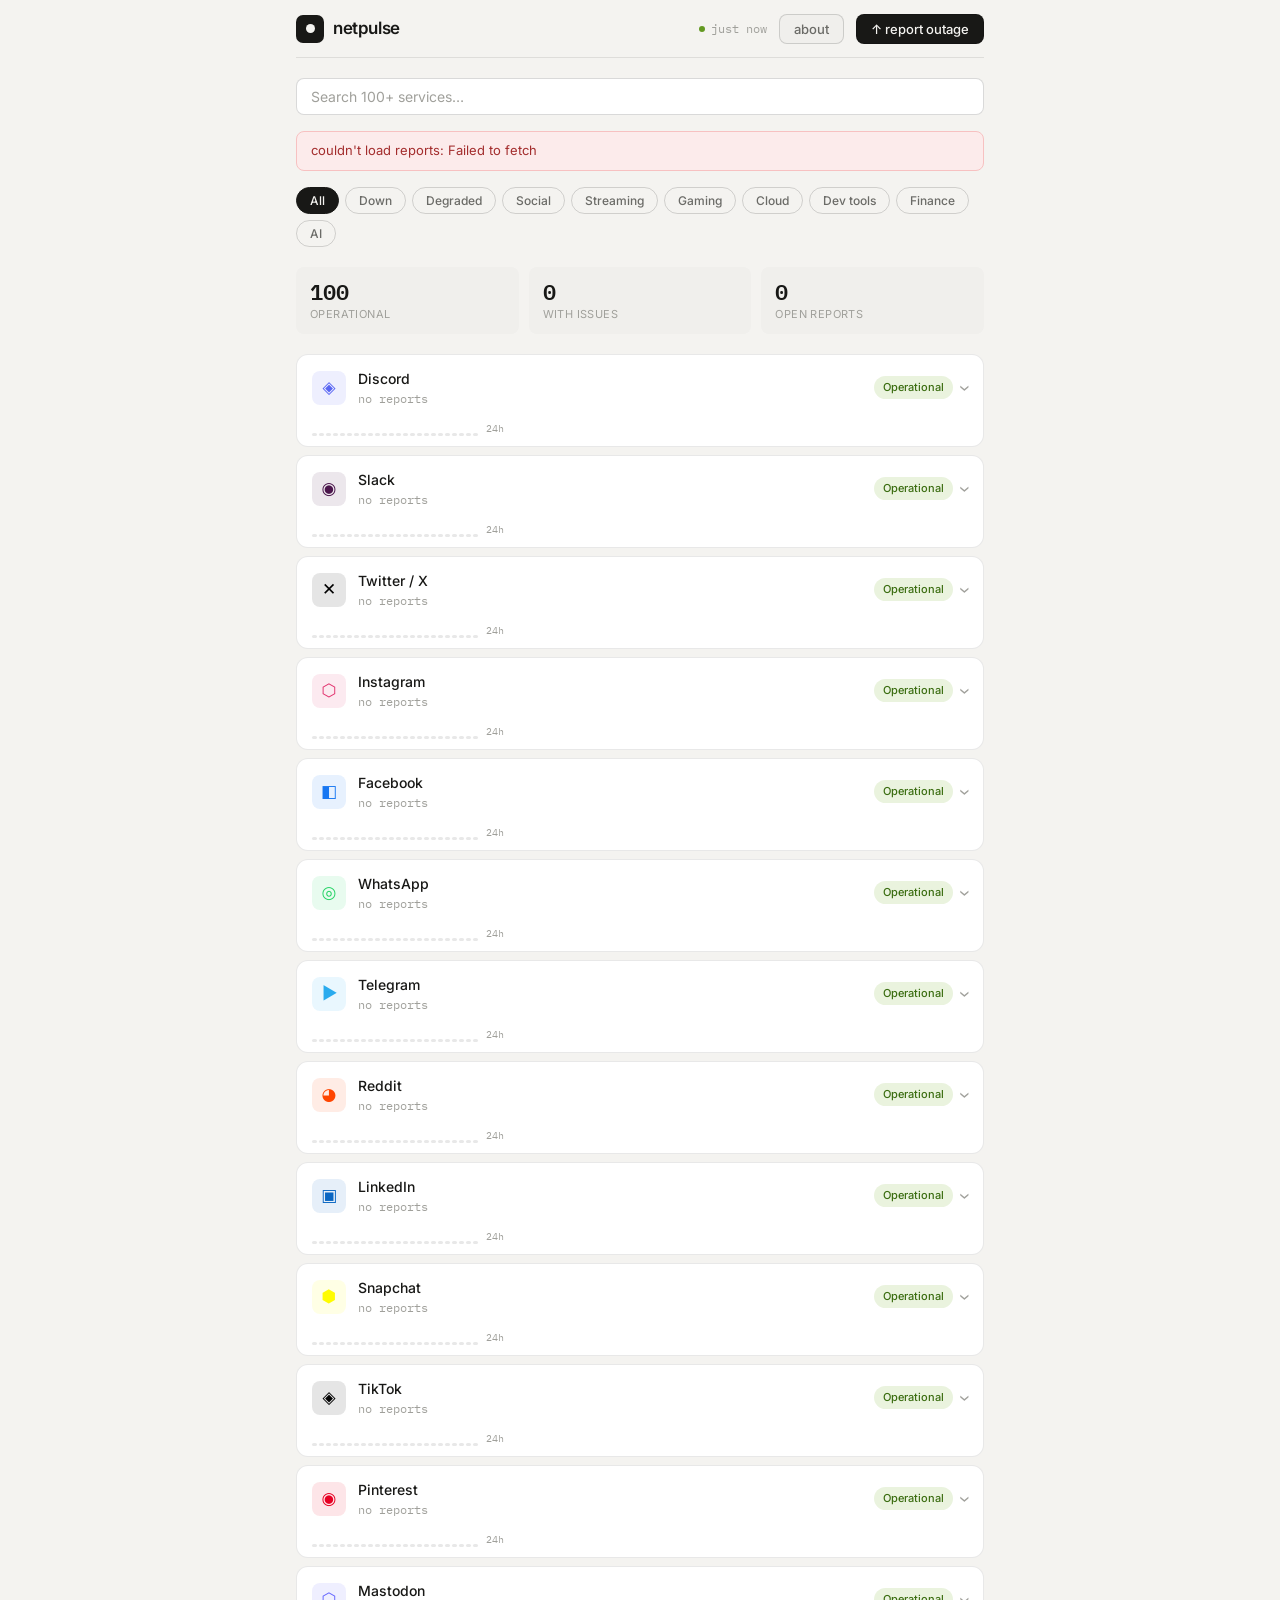
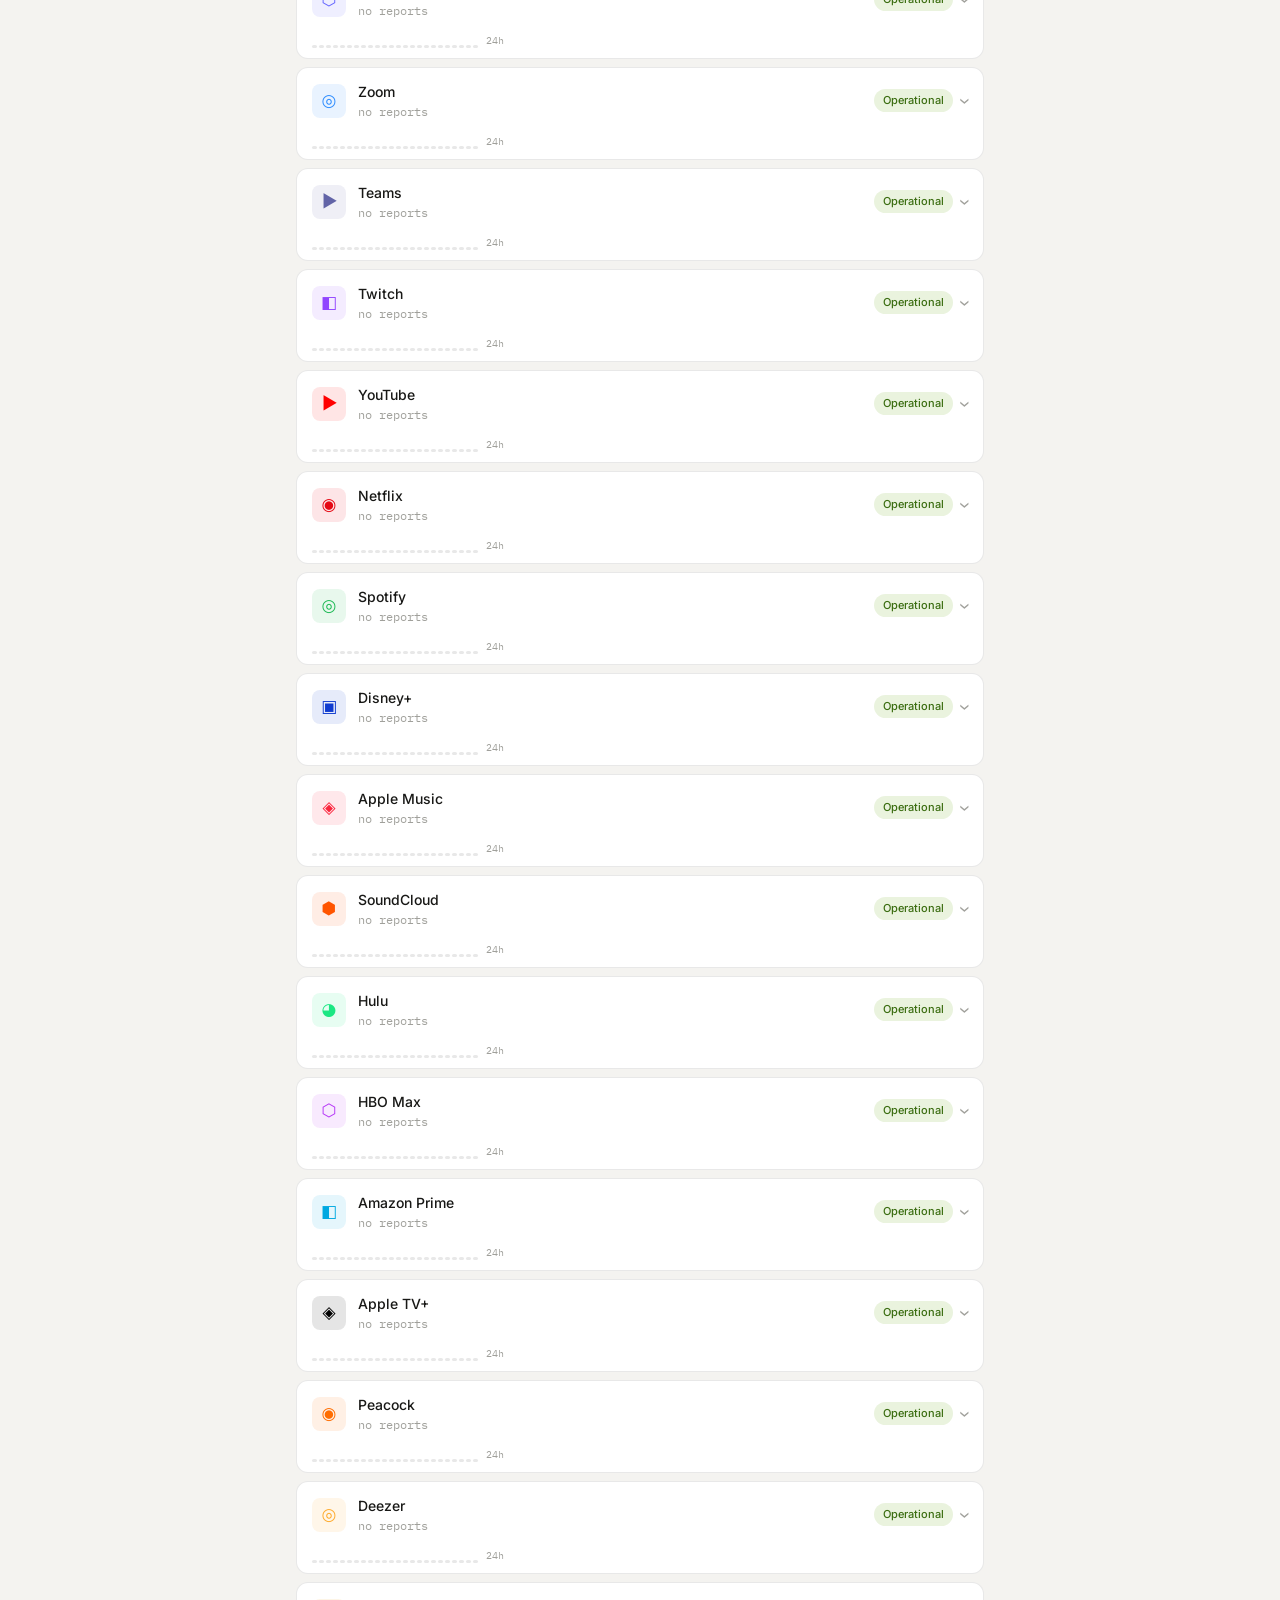
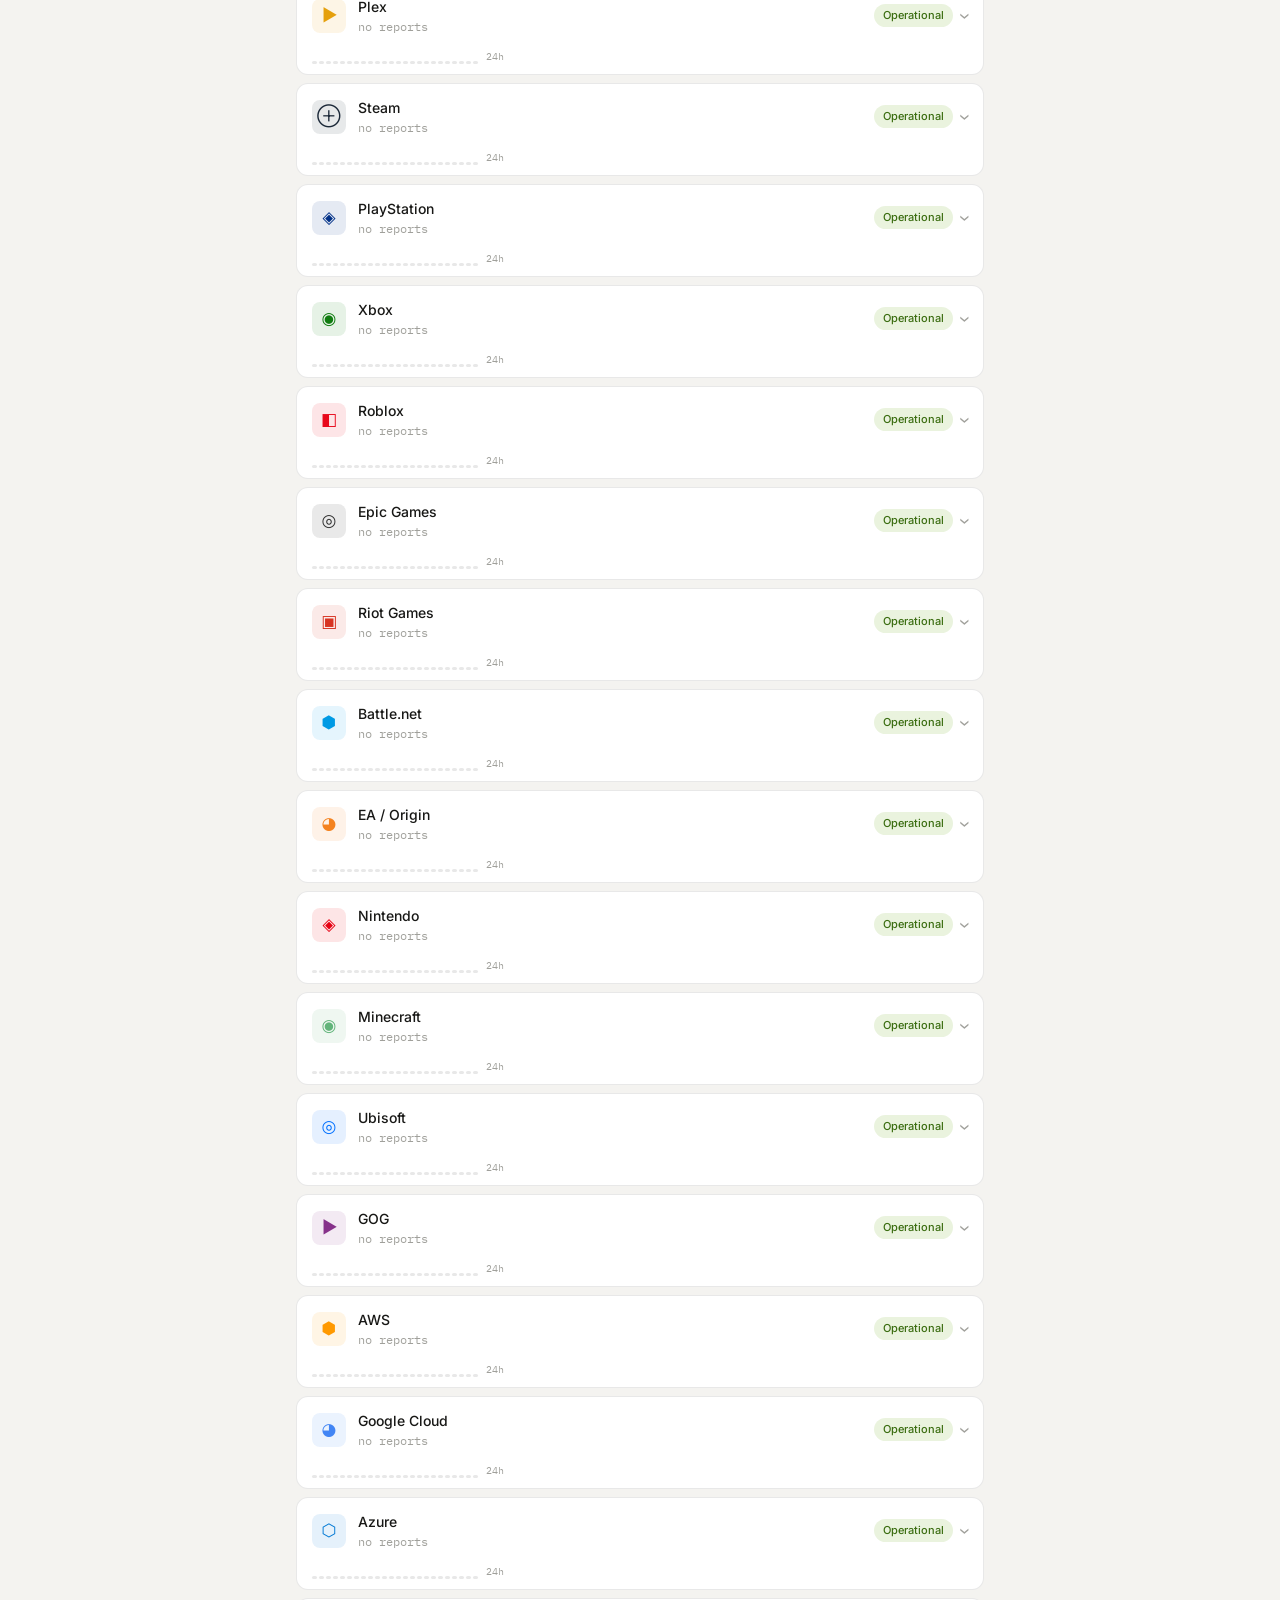
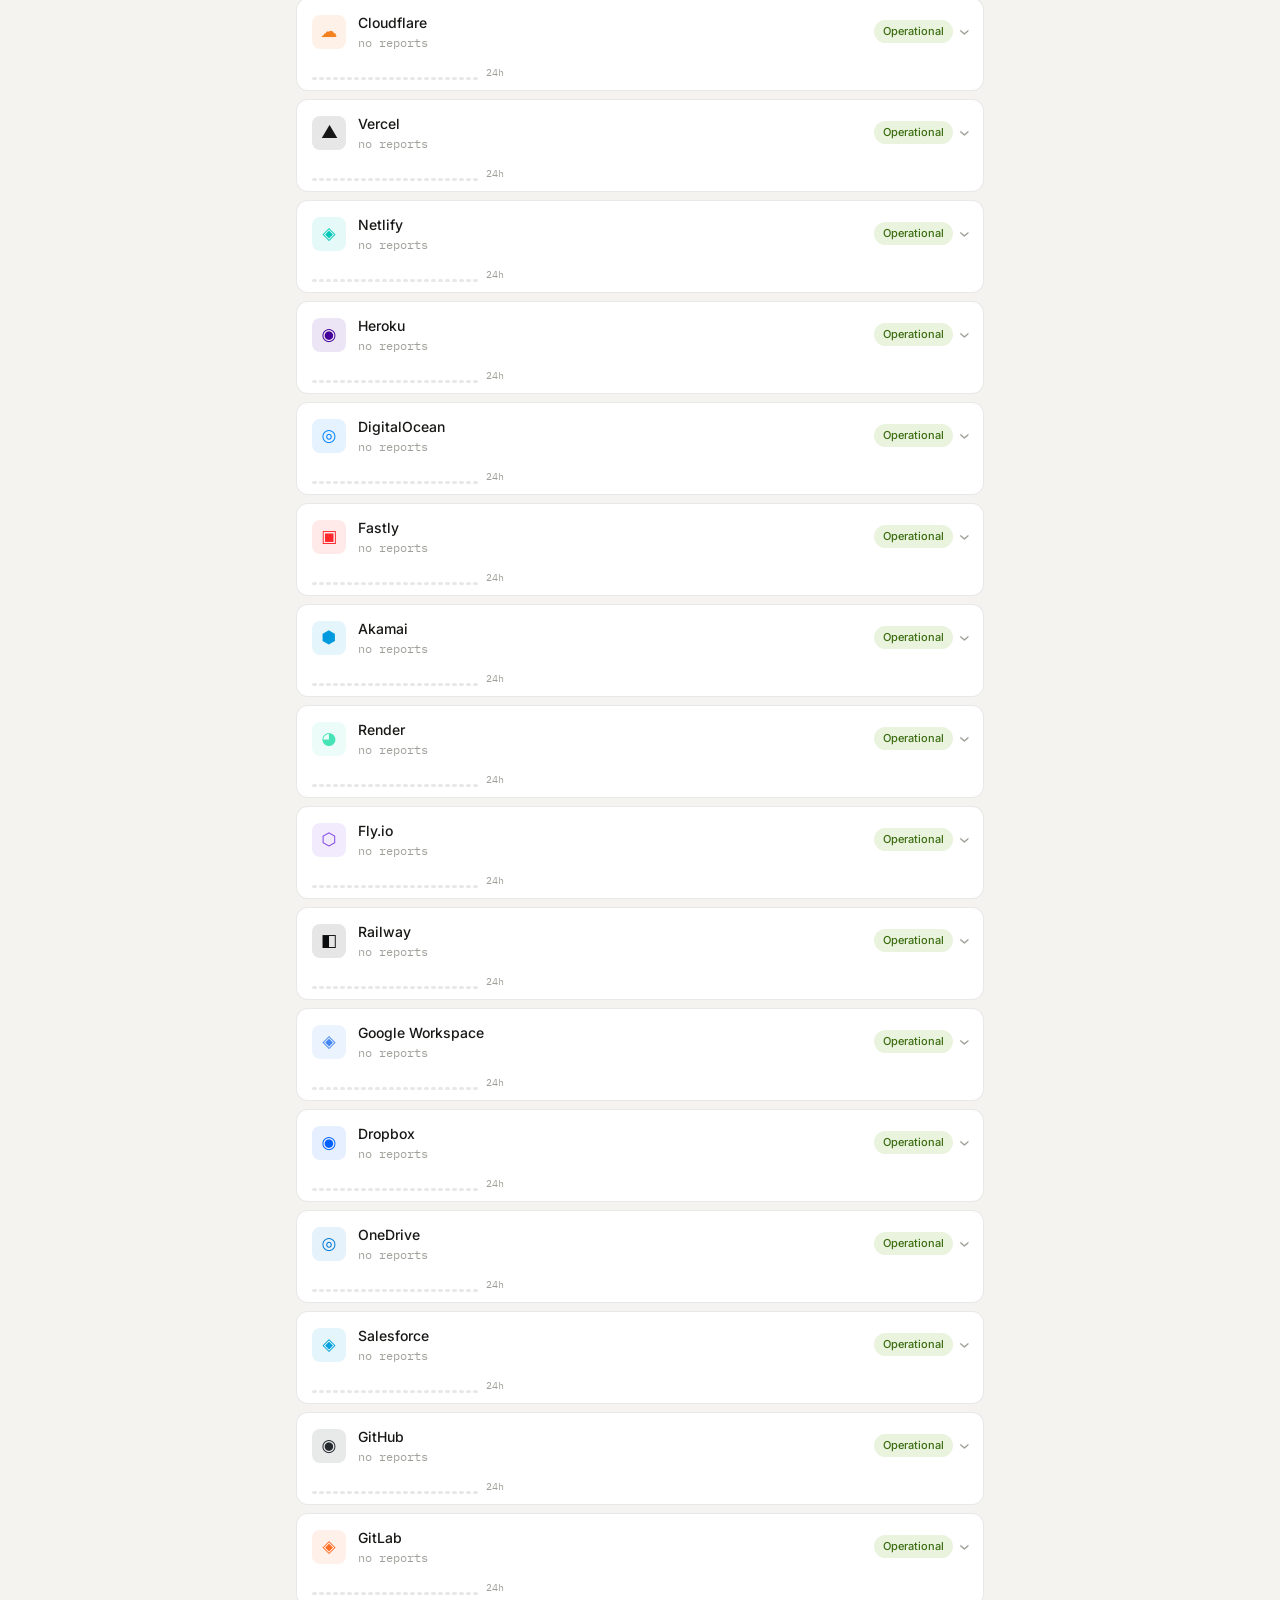
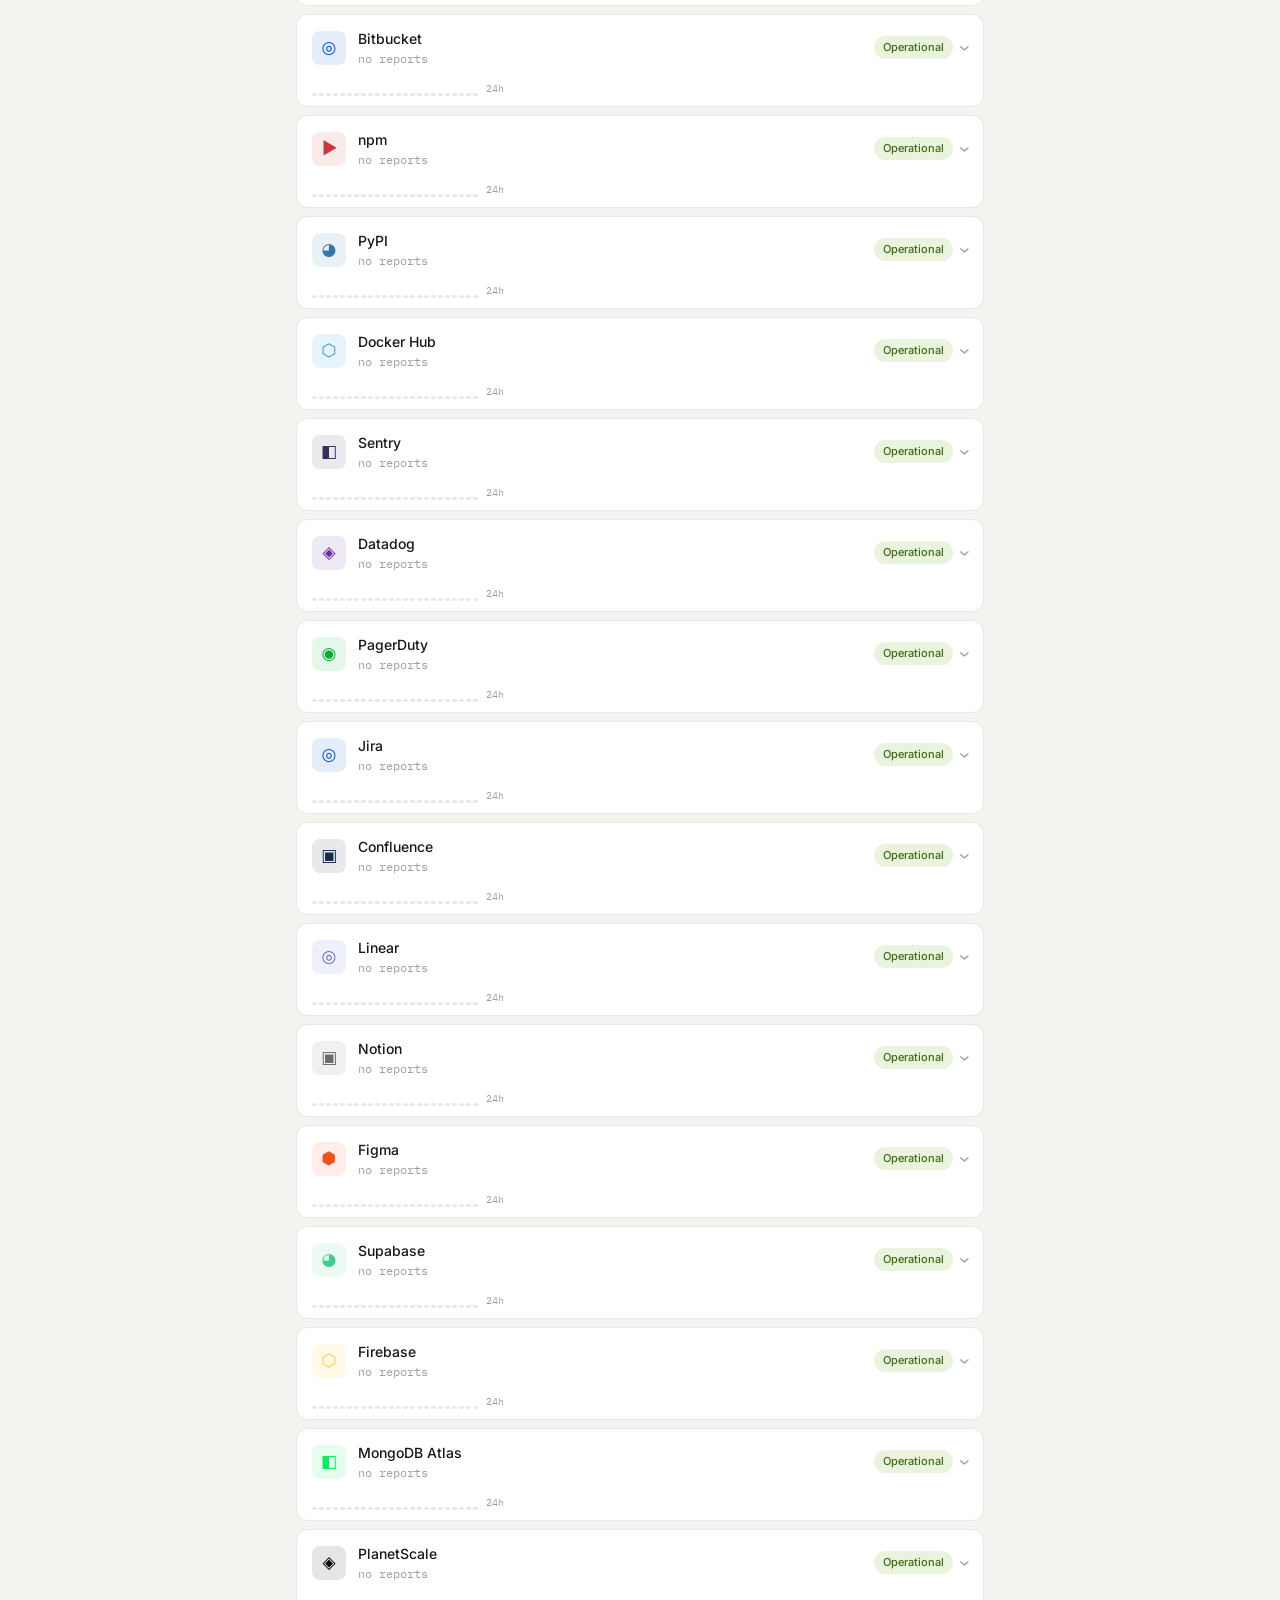
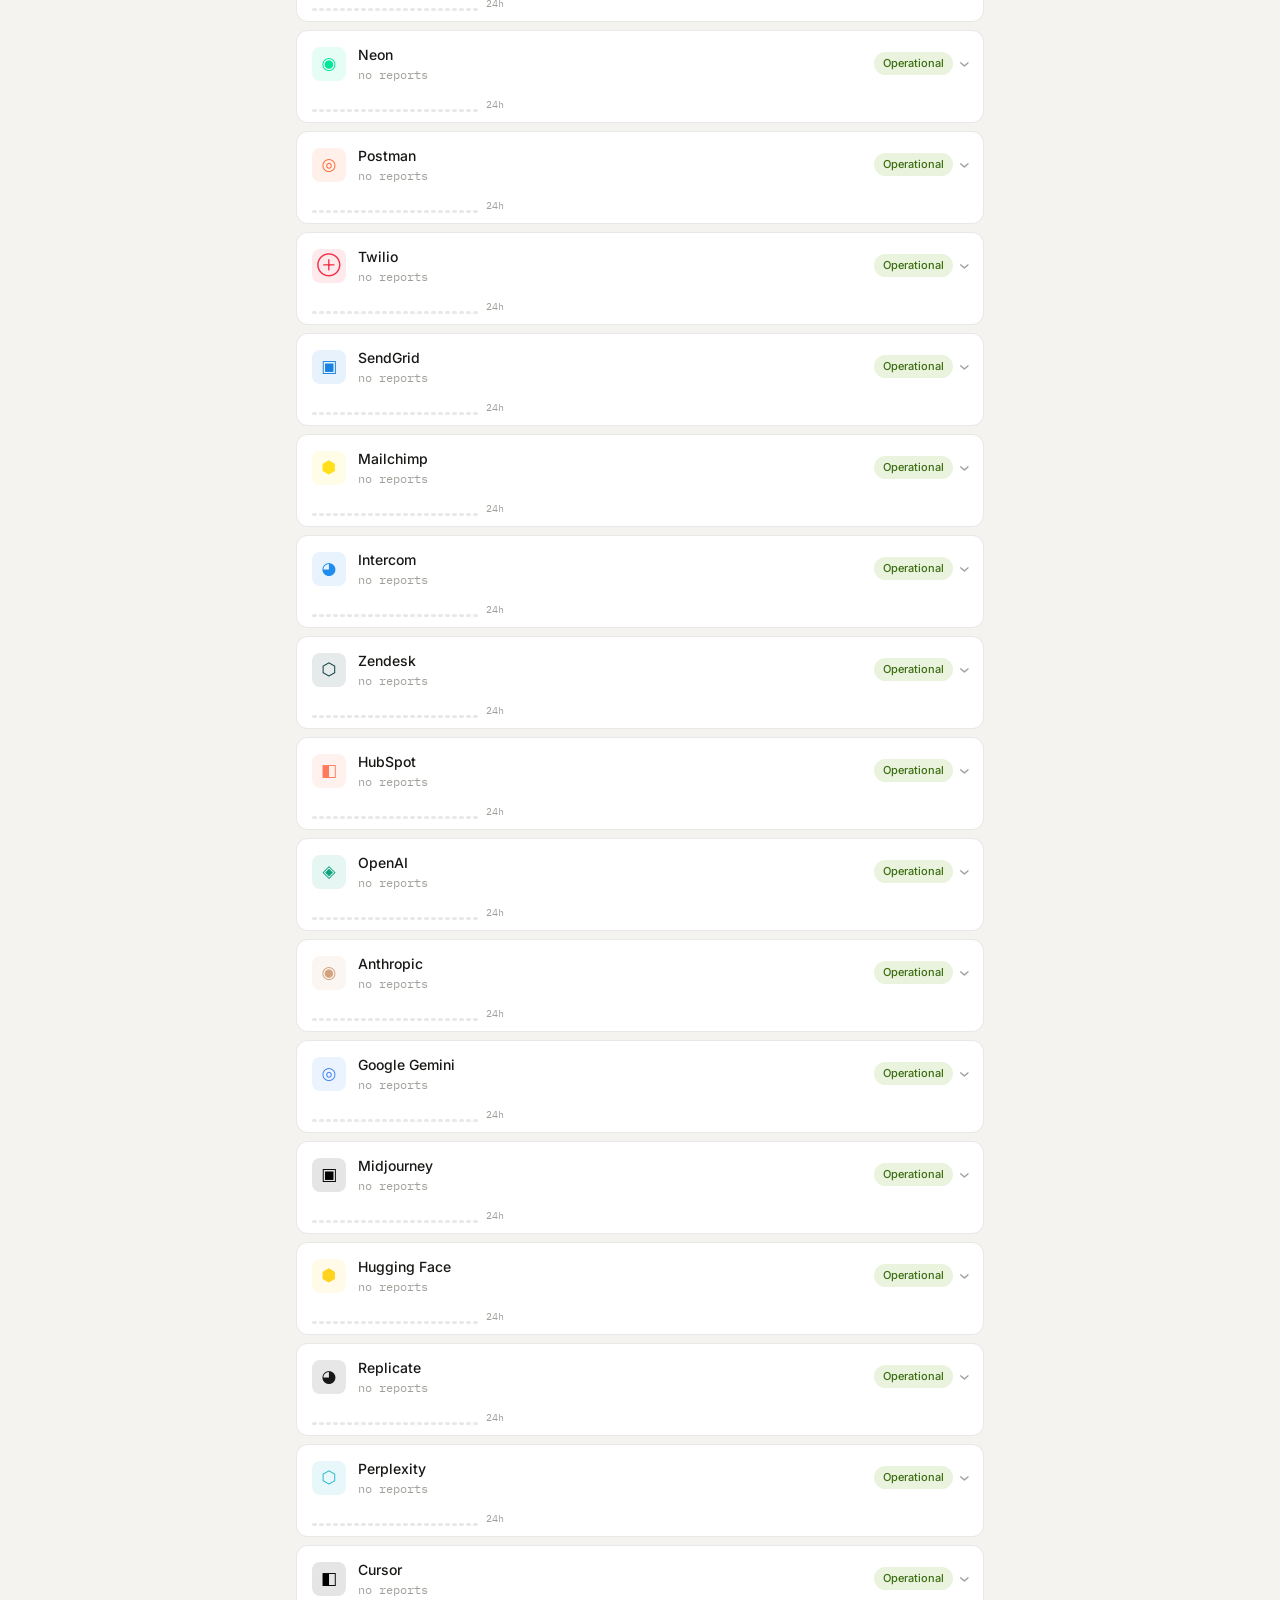
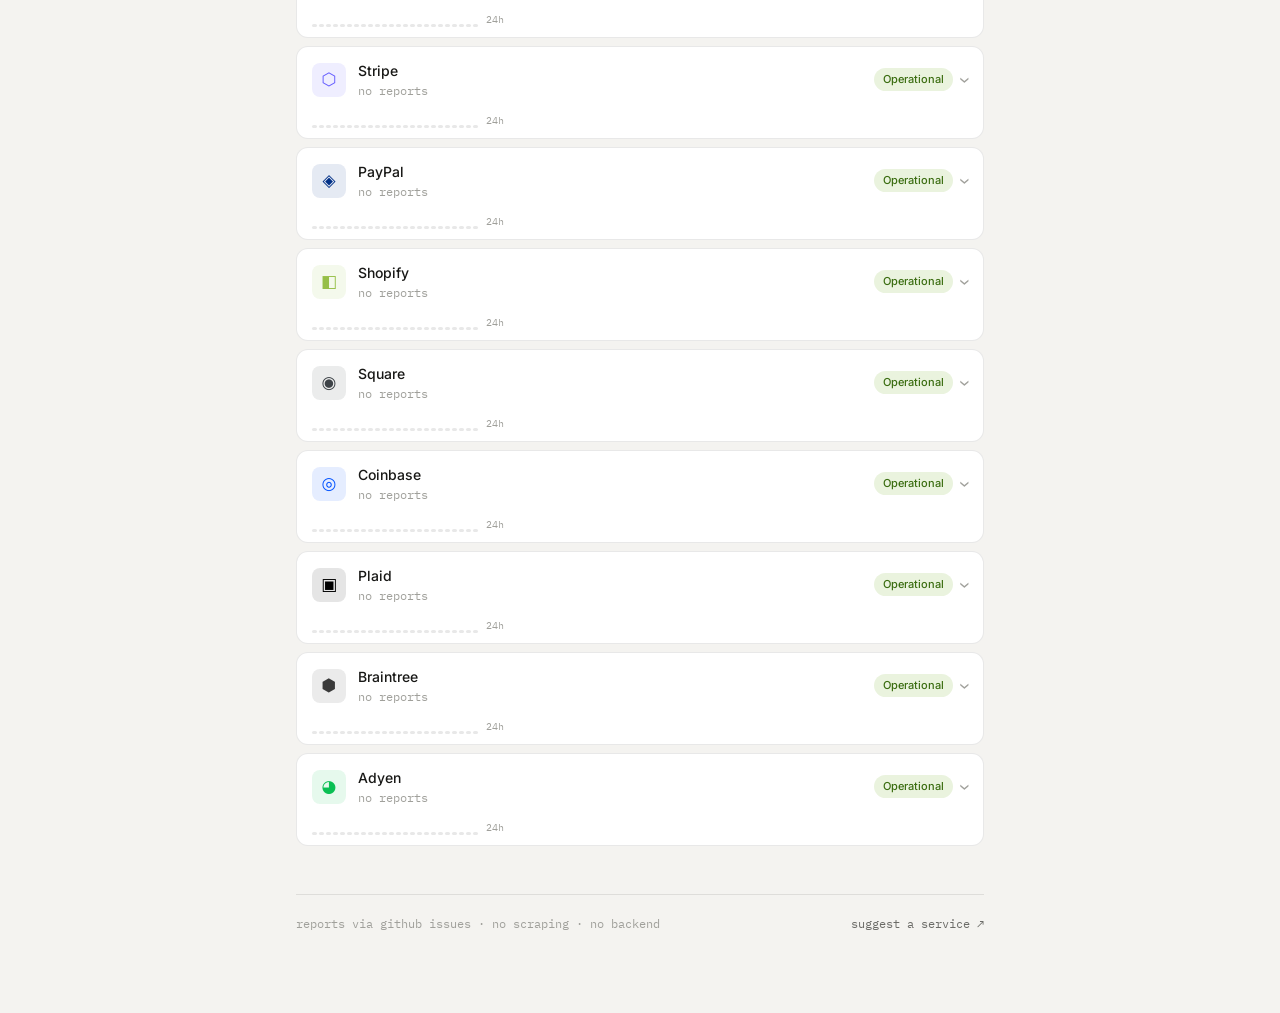
<file: index.html>
<!DOCTYPE html>
<html lang="en">
<head>
  <meta charset="UTF-8" />
  <meta name="viewport" content="width=device-width, initial-scale=1.0" />
  <title>Netpulse — is it down?</title>
  <meta name="description" content="Crowdsourced status for 100+ popular services. No scraping, no API keys — just people reporting what's broken." />
  <link rel="stylesheet" href="style.css" />
  <link rel="preconnect" href="https://fonts.googleapis.com" />
  <link href="https://fonts.googleapis.com/css2?family=IBM+Plex+Mono:wght@400;500&family=Inter:wght@400;500;600&display=swap" rel="stylesheet" />
</head>
<body>
  <div class="app">

    <header class="header">
      <div class="logo">
        <div class="logo-mark"><div class="logo-pulse"></div></div>
        <span class="logo-text">netpulse</span>
      </div>
      <div class="header-right">
        <div class="header-meta">
          <span class="live-pip"></span>
          <span class="last-updated" id="last-updated">just now</span>
        </div>
        <button class="about-header-btn" onclick="openAbout()">about</button>
        <button class="report-header-btn" onclick="openReportPicker()">↑ report outage</button>
      </div>
    </header>

    <div class="search-wrap">
      <input type="text" id="search" placeholder="Search 100+ services…" autocomplete="off" spellcheck="false" oninput="onSearch()" />
    </div>

    <div class="filters" id="filters">
      <button class="pill active" onclick="setFilter('all',this)">All</button>
      <button class="pill" onclick="setFilter('down',this)">Down</button>
      <button class="pill" onclick="setFilter('issues',this)">Degraded</button>
      <button class="pill" onclick="setFilter('social',this)">Social</button>
      <button class="pill" onclick="setFilter('streaming',this)">Streaming</button>
      <button class="pill" onclick="setFilter('gaming',this)">Gaming</button>
      <button class="pill" onclick="setFilter('cloud',this)">Cloud</button>
      <button class="pill" onclick="setFilter('developer',this)">Dev tools</button>
      <button class="pill" onclick="setFilter('finance',this)">Finance</button>
      <button class="pill" onclick="setFilter('ai',this)">AI</button>
    </div>

    <div class="stats-row">
      <div class="stat-card">
        <div class="stat-val" id="s-ok">—</div>
        <div class="stat-label">operational</div>
      </div>
      <div class="stat-card">
        <div class="stat-val" id="s-issues">—</div>
        <div class="stat-label">with issues</div>
      </div>
      <div class="stat-card">
        <div class="stat-val" id="s-reports">—</div>
        <div class="stat-label">open reports</div>
      </div>
    </div>

    <div id="service-list"></div>

    <footer class="footer">
      <span>reports via github issues · no scraping · no backend</span>
      <a id="suggest-link" href="#" target="_blank" rel="noopener">suggest a service ↗</a>
    </footer>

  </div>

  <!-- About modal -->
  <div class="modal-overlay" id="about-modal" onclick="closeAbout(event)">
    <div class="modal-box" role="dialog" aria-modal="true" aria-labelledby="about-title">
      <div class="modal-header">
        <span id="about-title" class="modal-title">about netpulse</span>
        <button class="modal-close" onclick="closeAbout()" aria-label="Close">✕</button>
      </div>
      <div class="modal-body">
        <p>Netpulse is a <strong>crowdsourced service status tracker</strong> for 100+ popular online services — social networks, streaming platforms, developer tools, cloud providers, and more.</p>

        <div class="about-section">
          <div class="about-section-title">how it works</div>
          <p>When a service goes down, people file a GitHub Issue with the matching label. Netpulse fetches those issues directly from the GitHub API and shows you which services have reports in real time — no backend, no scraping, no API keys required.</p>
        </div>

        <div class="about-section">
          <div class="about-section-title">status levels</div>
          <div class="about-statuses">
            <span class="badge s-ok">Operational</span><span class="about-status-desc">0 open reports</span>
            <span class="badge s-issues">Degraded</span><span class="about-status-desc">1–3 open reports</span>
            <span class="badge s-down">Major Outage</span><span class="about-status-desc">4+ open reports</span>
          </div>
        </div>

        <div class="about-section">
          <div class="about-section-title">seen something broken?</div>
          <p>Hit <strong>↑ report outage</strong> on any service card (or in the header) to file a GitHub Issue. It shows up here automatically within seconds.</p>
        </div>

        <div class="about-section">
          <div class="about-section-title">open source</div>
          <p>Netpulse is fully open source. Fork it, self-host it, or suggest new services.</p>
          <a class="about-gh-link" id="about-repo-link" href="#" target="_blank" rel="noopener">view on GitHub ↗</a>
        </div>
      </div>
    </div>
  </div>

  <script src="services.js"></script>
  <script src="app.js"></script>
  <script>boot();</script>
</body>
</html>
</file>
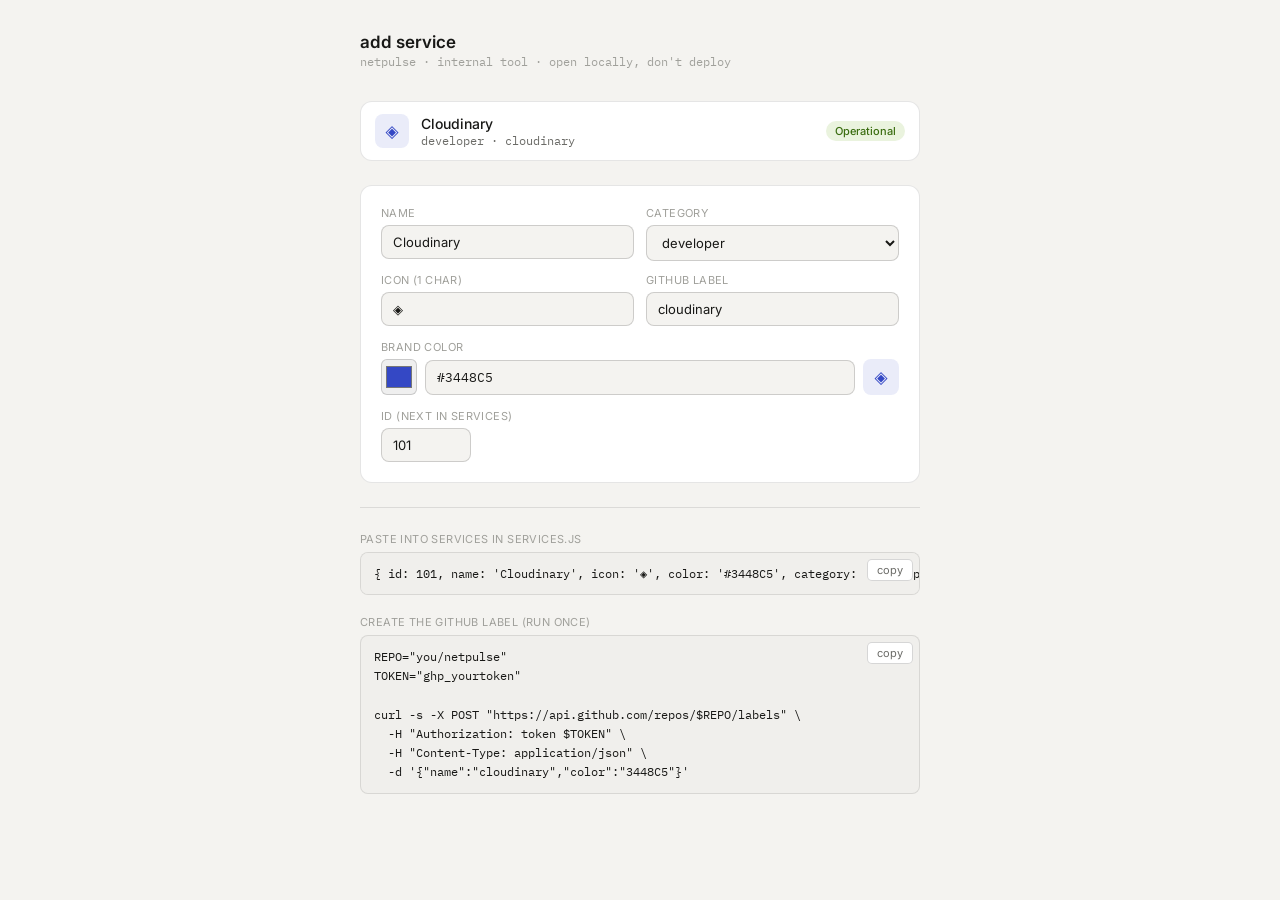
<file: add-service.html>
<!DOCTYPE html>
<html lang="en">
<head>
  <meta charset="UTF-8" />
  <meta name="viewport" content="width=device-width, initial-scale=1.0" />
  <title>add service — netpulse</title>
  <link rel="preconnect" href="https://fonts.googleapis.com" />
  <link href="https://fonts.googleapis.com/css2?family=IBM+Plex+Mono:wght@400;500&family=Inter:wght@400;500;600&display=swap" rel="stylesheet" />
  <style>
    *, *::before, *::after { box-sizing: border-box; margin: 0; padding: 0; }
    :root {
      --bg: #f4f3f0; --surface: #fff; --surface2: #f0efec;
      --text: #181816; --muted: #6b6b67; --hint: #a0a09b;
      --border: rgba(0,0,0,0.10); --border2: rgba(0,0,0,0.16);
      --r: 8px; --rl: 12px;
      --mono: 'IBM Plex Mono', monospace; --sans: 'Inter', system-ui, sans-serif;
    }
    @media (prefers-color-scheme: dark) {
      :root {
        --bg: #141412; --surface: #1e1e1c; --surface2: #252523;
        --text: #eeede8; --muted: #8a8a85; --hint: #5a5a56;
        --border: rgba(255,255,255,0.07); --border2: rgba(255,255,255,0.13);
      }
    }
    body { font-family: var(--sans); background: var(--bg); color: var(--text); padding: 2rem 1rem 4rem; }
    .wrap { max-width: 560px; margin: 0 auto; }
    h1 { font-size: 17px; font-weight: 600; margin-bottom: 2px; }
    .sub { font-size: 12px; color: var(--hint); font-family: var(--mono); margin-bottom: 2rem; }

    .preview {
      display: flex; align-items: center; gap: 12px;
      padding: 12px 14px; background: var(--surface);
      border: 0.5px solid var(--border); border-radius: var(--rl); margin-bottom: 1.5rem;
    }
    .prev-icon { width: 34px; height: 34px; border-radius: 8px; display: flex; align-items: center; justify-content: center; font-size: 17px; flex-shrink: 0; }
    .prev-name { font-size: 14px; font-weight: 500; }
    .prev-meta { font-size: 12px; color: var(--muted); font-family: var(--mono); margin-top: 1px; }
    .badge-ok { margin-left: auto; padding: 3px 9px; border-radius: 999px; font-size: 11px; font-weight: 500; background: #EAF3DE; color: #3B6D11; }
    @media (prefers-color-scheme: dark) { .badge-ok { background: #173404; color: #C0DD97; } }

    .card { background: var(--surface); border: 0.5px solid var(--border); border-radius: var(--rl); padding: 1.25rem; margin-bottom: 1rem; }
    .field { margin-bottom: 14px; }
    .field:last-child { margin-bottom: 0; }
    label { display: block; font-size: 11px; color: var(--hint); text-transform: uppercase; letter-spacing: 0.4px; margin-bottom: 5px; }
    input[type=text], input[type=number], select {
      width: 100%; padding: 8px 11px; border: 0.5px solid var(--border2);
      border-radius: var(--r); font-size: 13px; font-family: var(--sans);
      background: var(--bg); color: var(--text); outline: none; transition: border-color 0.13s;
    }
    input:focus, select:focus { border-color: var(--muted); }
    .row2 { display: grid; grid-template-columns: 1fr 1fr; gap: 12px; }
    .color-row { display: flex; gap: 8px; align-items: center; }
    .color-row input[type=color] { width: 36px; height: 36px; padding: 2px; border-radius: 6px; border: 0.5px solid var(--border2); cursor: pointer; flex-shrink: 0; }
    .color-row input[type=text] { flex: 1; font-family: var(--mono); }
    .color-swatch { width: 36px; height: 36px; border-radius: 8px; display: flex; align-items: center; justify-content: center; font-size: 17px; flex-shrink: 0; }

    hr { border: none; border-top: 0.5px solid var(--border); margin: 1.5rem 0; }

    .out-label { font-size: 11px; text-transform: uppercase; letter-spacing: 0.4px; color: var(--hint); margin-bottom: 6px; }
    .code-wrap { position: relative; margin-bottom: 1.25rem; }
    .code {
      background: var(--surface2); border: 0.5px solid var(--border); border-radius: var(--r);
      padding: 11px 13px; font-family: var(--mono); font-size: 12px; color: var(--text);
      white-space: pre; overflow-x: auto; line-height: 1.6;
    }
    .copy {
      position: absolute; top: 7px; right: 7px; padding: 3px 9px; font-size: 11px;
      font-family: var(--sans); border-radius: 5px; border: 0.5px solid var(--border2);
      background: var(--surface); color: var(--muted); cursor: pointer; transition: all 0.13s;
    }
    .copy:hover { color: var(--text); }
    .copy.ok { color: #3B6D11; border-color: #639922; }
  </style>
</head>
<body>
<div class="wrap">
  <h1>add service</h1>
  <div class="sub">netpulse · internal tool · open locally, don't deploy</div>

  <div class="preview">
    <div class="prev-icon" id="pi"></div>
    <div><div class="prev-name" id="pn"></div><div class="prev-meta" id="pm"></div></div>
    <span class="badge-ok">Operational</span>
  </div>

  <div class="card">
    <div class="row2">
      <div class="field"><label>Name</label><input type="text" id="f-name" value="Cloudinary" oninput="go()" /></div>
      <div class="field">
        <label>Category</label>
        <select id="f-cat" onchange="go()">
          <option value="developer" selected>developer</option>
          <option value="cloud">cloud</option>
          <option value="social">social</option>
          <option value="streaming">streaming</option>
          <option value="gaming">gaming</option>
          <option value="finance">finance</option>
          <option value="ai">ai</option>
        </select>
      </div>
    </div>
    <div class="row2">
      <div class="field"><label>Icon (1 char)</label><input type="text" id="f-icon" value="◈" maxlength="2" oninput="go()" /></div>
      <div class="field"><label>GitHub label</label><input type="text" id="f-label" value="cloudinary" oninput="go()" /></div>
    </div>
    <div class="field">
      <label>Brand color</label>
      <div class="color-row">
        <input type="color" id="f-cp" value="#3448C5" oninput="syncColor('p')" />
        <input type="text" id="f-ct" value="#3448C5" maxlength="7" oninput="syncColor('t')" />
        <div class="color-swatch" id="f-cs"></div>
      </div>
    </div>
    <div class="field">
      <label>ID (next in SERVICES)</label>
      <input type="number" id="f-id" value="101" min="1" oninput="go()" style="width:90px;" />
    </div>
  </div>

  <hr />

  <div class="out-label">paste into SERVICES in services.js</div>
  <div class="code-wrap">
    <div class="code" id="o-js"></div>
    <button class="copy" onclick="cp('o-js',this)">copy</button>
  </div>

  <div class="out-label">create the github label (run once)</div>
  <div class="code-wrap">
    <div class="code" id="o-curl"></div>
    <button class="copy" onclick="cp('o-curl',this)">copy</button>
  </div>
</div>

<script>
  function slug(s) { return s.toLowerCase().replace(/[^a-z0-9]+/g,'-').replace(/^-|-$/g,''); }

  function syncColor(src) {
    const p = document.getElementById('f-cp'), t = document.getElementById('f-ct');
    if (src === 'p') t.value = p.value;
    else if (/^#[0-9a-fA-F]{6}$/.test(t.value)) p.value = t.value;
    go();
  }

  function go() {
    const name  = document.getElementById('f-name').value.trim() || 'Service';
    const cat   = document.getElementById('f-cat').value;
    const icon  = document.getElementById('f-icon').value.trim() || '◈';
    const color = document.getElementById('f-ct').value.trim();
    const id    = parseInt(document.getElementById('f-id').value) || 101;
    let label   = document.getElementById('f-label').value.trim();
    if (!label) { label = slug(name); document.getElementById('f-label').value = label; }
    const c = /^#[0-9a-fA-F]{6}$/.test(color) ? color : '#888888';

    document.getElementById('pi').style.cssText = `background:${c}1a;color:${c};width:34px;height:34px;border-radius:8px;display:flex;align-items:center;justify-content:center;font-size:17px;flex-shrink:0;`;
    document.getElementById('pi').textContent = icon;
    document.getElementById('pn').textContent = name;
    document.getElementById('pm').textContent = `${cat} · ${label}`;
    document.getElementById('f-cs').style.background = c + '1a';
    document.getElementById('f-cs').style.color = c;
    document.getElementById('f-cs').textContent = icon;

    document.getElementById('o-js').textContent =
      `{ id: ${id}, name: '${name}', icon: '${icon}', color: '${c}', category: '${cat}', label: '${label}' },`;

    document.getElementById('o-curl').textContent =
`REPO="you/netpulse"
TOKEN="ghp_yourtoken"

curl -s -X POST "https://api.github.com/repos/$REPO/labels" \\
  -H "Authorization: token $TOKEN" \\
  -H "Content-Type: application/json" \\
  -d '{"name":"${label}","color":"${c.slice(1)}"}'`;
  }

  function cp(id, btn) {
    navigator.clipboard.writeText(document.getElementById(id).textContent.trim()).then(() => {
      btn.textContent = 'copied!'; btn.classList.add('ok');
      setTimeout(() => { btn.textContent = 'copy'; btn.classList.remove('ok'); }, 1800);
    });
  }

  go();
</script>
</body>
</html>
</file>
<file: style.css>
/* style.css */

*, *::before, *::after { box-sizing: border-box; margin: 0; padding: 0; }

:root {
  --bg:      #f4f3f0;
  --surface: #ffffff;
  --raised:  #f0efec;
  --text:    #181816;
  --muted:   #6b6b67;
  --hint:    #a0a09b;
  --border:  rgba(0,0,0,0.09);
  --border2: rgba(0,0,0,0.15);
  --r:  8px;
  --rl: 12px;
  --mono: 'IBM Plex Mono', monospace;
  --sans: 'Inter', system-ui, sans-serif;
}

@media (prefers-color-scheme: dark) {
  :root {
    --bg:      #141412;
    --surface: #1e1e1c;
    --raised:  #252523;
    --text:    #eeede8;
    --muted:   #8a8a85;
    --hint:    #5a5a56;
    --border:  rgba(255,255,255,0.07);
    --border2: rgba(255,255,255,0.13);
  }
}

body {
  font-family: var(--sans);
  background: var(--bg);
  color: var(--text);
  min-height: 100vh;
  font-size: 15px;
  line-height: 1.5;
  -webkit-font-smoothing: antialiased;
}

.app {
  max-width: 720px;
  margin: 0 auto;
  padding: 0 1rem 5rem;
}

/* sticky header */
.header {
  position: sticky;
  top: 0;
  z-index: 10;
  background: var(--bg);
  display: flex;
  align-items: center;
  justify-content: space-between;
  padding: 0.85rem 0;
  margin-bottom: 1.25rem;
  border-bottom: 0.5px solid var(--border);
}

.logo { display: flex; align-items: center; gap: 9px; }

.logo-mark {
  width: 28px; height: 28px;
  background: var(--text);
  border-radius: 7px;
  display: flex; align-items: center; justify-content: center;
}

.logo-pulse {
  width: 9px; height: 9px;
  border-radius: 50%;
  background: var(--bg);
  animation: throb 2s ease-in-out infinite;
}

@keyframes throb {
  0%, 100% { transform: scale(1); opacity: 1; }
  50%       { transform: scale(0.65); opacity: 0.4; }
}

.logo-text { font-size: 17px; font-weight: 600; letter-spacing: -0.4px; }

.header-right { display: flex; align-items: center; gap: 12px; }

.header-meta { display: flex; align-items: center; gap: 6px; font-size: 12px; color: var(--hint); font-family: var(--mono); }

.live-pip {
  width: 6px; height: 6px;
  border-radius: 50%;
  background: #639922;
  animation: blink 2s ease-in-out infinite;
}

@keyframes blink {
  0%, 100% { opacity: 1; }
  50%       { opacity: 0.25; }
}

.report-header-btn {
  padding: 6px 14px;
  border-radius: var(--r);
  border: 0.5px solid var(--border2);
  background: var(--text);
  color: var(--bg);
  font-size: 13px;
  font-family: var(--sans);
  font-weight: 500;
  cursor: pointer;
  white-space: nowrap;
  transition: opacity 0.13s;
}
.report-header-btn:hover  { opacity: 0.82; }
.report-header-btn:active { transform: scale(0.97); }

/* search */
.search-wrap { margin-bottom: 1rem; }

.search-wrap input {
  width: 100%;
  padding: 9px 14px;
  border: 0.5px solid var(--border2);
  border-radius: var(--r);
  font-size: 14px;
  font-family: var(--sans);
  background: var(--surface);
  color: var(--text);
  outline: none;
  transition: border-color 0.13s;
}
.search-wrap input::placeholder { color: var(--hint); }
.search-wrap input:focus { border-color: var(--muted); }

/* filter pills */
.filters { display: flex; flex-wrap: wrap; gap: 6px; margin-bottom: 1.25rem; }

.pill {
  padding: 5px 13px;
  border-radius: 999px;
  border: 0.5px solid var(--border2);
  background: transparent;
  color: var(--muted);
  font-size: 12px;
  font-family: var(--sans);
  font-weight: 500;
  cursor: pointer;
  transition: all 0.13s;
}
.pill:hover  { background: var(--raised); }
.pill.active { background: var(--text); color: var(--bg); border-color: var(--text); }

/* summary stats */
.stats-row {
  display: grid;
  grid-template-columns: repeat(3, 1fr);
  gap: 10px;
  margin-bottom: 1.25rem;
}

.stat-card { background: var(--raised); border-radius: var(--r); padding: 11px 14px; }

.stat-val { font-size: 22px; font-weight: 600; font-family: var(--mono); line-height: 1.2; }

.stat-label { font-size: 11px; color: var(--hint); margin-top: 2px; text-transform: uppercase; letter-spacing: 0.4px; }

/* banners */
.banner { padding: 9px 14px; border-radius: var(--r); font-size: 13px; margin-bottom: 1rem; border: 0.5px solid; }
.banner-loading { background: var(--raised); border-color: var(--border); color: var(--muted); }
.banner-error   { background: #FCEBEB; border-color: #F7C1C1; color: #A32D2D; }
.banner-info    { background: #E6F1FB; border-color: #B5D4F4; color: #185FA5; }

@media (prefers-color-scheme: dark) {
  .banner-error { background: #2a1010; border-color: #5a2020; color: #F09595; }
  .banner-info  { background: #0d1e30; border-color: #1a3a5c; color: #85B7EB; }
}

/* service cards */
.card { background: var(--surface); border: 0.5px solid var(--border); border-radius: var(--rl); margin-bottom: 8px; transition: border-color 0.13s; overflow: hidden; }
.card:hover { border-color: var(--border2); }
.card.open  { border-color: var(--border2); }

.card-top { display: flex; align-items: center; gap: 12px; padding: 13px 15px; cursor: pointer; user-select: none; }

.svc-icon { width: 34px; height: 34px; border-radius: 8px; display: flex; align-items: center; justify-content: center; font-size: 17px; flex-shrink: 0; }

.svc-meta { flex: 1; min-width: 0; }

.svc-name { font-size: 14px; font-weight: 500; white-space: nowrap; overflow: hidden; text-overflow: ellipsis; }

.svc-sub { font-size: 12px; color: var(--muted); font-family: var(--mono); margin-top: 1px; }

.card-right { display: flex; align-items: center; gap: 8px; flex-shrink: 0; }

/* status badges */
.badge { padding: 3px 9px; border-radius: 999px; font-size: 11px; font-weight: 500; white-space: nowrap; }

.s-ok           { background: #EAF3DE; color: #3B6D11; }
.s-issues       { background: #FAEEDA; color: #854F0B; }
.s-down         { background: #FCEBEB; color: #A32D2D; }
.s-investigating{ background: #E6F1FB; color: #185FA5; }

@media (prefers-color-scheme: dark) {
  .s-ok           { background: #173404; color: #C0DD97; }
  .s-issues       { background: #412402; color: #FAC775; }
  .s-down         { background: #501313; color: #F7C1C1; }
  .s-investigating{ background: #042C53; color: #B5D4F4; }
}

.chevron { color: var(--hint); font-size: 18px; line-height: 1; transform: rotate(90deg); transition: transform 0.18s; display: inline-block; }
.chevron.flip { transform: rotate(-90deg); }

/* spark chart */
.sparks { display: flex; align-items: flex-end; gap: 2px; padding: 0 15px 10px; }
.spark-bar { width: 5px; border-radius: 2px; }
.spark-label { font-size: 10px; color: var(--hint); font-family: var(--mono); margin-left: 6px; align-self: center; }

/* detail panel */
.detail { display: none; border-top: 0.5px solid var(--border); }
.detail.visible { display: block; }

.detail-cols { display: grid; grid-template-columns: 1fr 1fr; gap: 16px; padding: 14px 15px; }

.col-head { font-size: 11px; text-transform: uppercase; letter-spacing: 0.5px; color: var(--hint); margin-bottom: 8px; }

.report-line { display: flex; align-items: flex-start; gap: 7px; font-size: 12px; color: var(--muted); margin-bottom: 5px; line-height: 1.4; }

.report-dot { width: 6px; height: 6px; border-radius: 50%; flex-shrink: 0; margin-top: 4px; }

.hint { font-size: 12px; color: var(--muted); line-height: 1.5; margin-bottom: 8px; }

.btn-row { display: flex; gap: 7px; flex-wrap: wrap; margin-bottom: 6px; }

.report-btn { padding: 6px 13px; border: 0.5px solid var(--border2); border-radius: var(--r); background: transparent; color: var(--text); font-size: 13px; font-family: var(--sans); font-weight: 500; cursor: pointer; transition: all 0.13s; }
.report-btn:hover  { background: var(--raised); }
.report-btn:active { transform: scale(0.97); }
.report-btn.primary { background: var(--text); color: var(--bg); border-color: var(--text); }
.report-btn.primary:hover { opacity: 0.82; }

.gh-link { display: block; margin-top: 7px; font-size: 12px; color: var(--hint); font-family: var(--mono); text-decoration: none; }
.gh-link:hover { color: var(--muted); }

/* 24h timeline */
.tl-wrap { padding: 0 15px 14px; border-top: 0.5px solid var(--border); }
.tl-wrap .col-head { padding-top: 12px; }
.tl { display: flex; gap: 2px; margin-top: 6px; }
.tl-seg { flex: 1; height: 5px; border-radius: 1px; }
.tl-ends { display: flex; justify-content: space-between; margin-top: 4px; font-size: 10px; color: var(--hint); font-family: var(--mono); }

/* misc */
.muted { color: var(--hint); }
.empty { text-align: center; padding: 3rem; color: var(--hint); font-size: 14px; }

.footer { margin-top: 3rem; padding-top: 1.25rem; border-top: 0.5px solid var(--border); display: flex; justify-content: space-between; align-items: center; font-size: 12px; color: var(--hint); font-family: var(--mono); flex-wrap: wrap; gap: 8px; }
.footer a { color: var(--muted); text-decoration: none; }
.footer a:hover { color: var(--text); }

@media (max-width: 480px) {
  .stats-row { gap: 8px; }
  .stat-val { font-size: 18px; }
  .detail-cols { grid-template-columns: 1fr; }
  .card-right .badge { display: none; }
  .header-meta { display: none; }
}

/* about button */
.about-header-btn {
  appearance: none;
  -webkit-appearance: none;
  padding: 6px 14px;
  border-radius: var(--r);
  border: 1px solid var(--border2);
  background: var(--raised);
  color: var(--muted);
  font-size: 13px;
  font-family: var(--sans);
  font-weight: 500;
  cursor: pointer;
  white-space: nowrap;
  transition: all 0.13s;
}
.about-header-btn:hover { background: var(--hint); color: var(--bg); }
.about-header-btn:active { transform: scale(0.97); }

/* modal overlay */
.modal-overlay {
  display: none;
  position: fixed;
  inset: 0;
  z-index: 100;
  background: rgba(0, 0, 0, 0.45);
  align-items: center;
  justify-content: center;
  padding: 1rem;
}
.modal-overlay.open { display: flex; }

.modal-box {
  background: var(--surface);
  border: 0.5px solid var(--border2);
  border-radius: var(--rl);
  width: 100%;
  max-width: 480px;
  max-height: 90vh;
  overflow-y: auto;
}

.modal-header {
  display: flex;
  align-items: center;
  justify-content: space-between;
  padding: 16px 18px 14px;
  border-bottom: 0.5px solid var(--border);
}

.modal-title {
  font-size: 15px;
  font-weight: 600;
  font-family: var(--mono);
  letter-spacing: -0.3px;
}

.modal-close {
  background: transparent;
  border: none;
  color: var(--hint);
  font-size: 15px;
  cursor: pointer;
  padding: 2px 4px;
  line-height: 1;
  border-radius: 4px;
  transition: color 0.13s;
}
.modal-close:hover { color: var(--text); }

.modal-body {
  padding: 18px;
  font-size: 13px;
  color: var(--muted);
  line-height: 1.6;
  display: flex;
  flex-direction: column;
  gap: 16px;
}
.modal-body p { margin: 0; }
.modal-body strong { color: var(--text); font-weight: 600; }

.about-section { display: flex; flex-direction: column; gap: 6px; }

.about-section-title {
  font-size: 11px;
  text-transform: uppercase;
  letter-spacing: 0.5px;
  color: var(--hint);
  font-family: var(--mono);
}

.about-statuses {
  display: grid;
  grid-template-columns: auto 1fr;
  align-items: center;
  gap: 6px 10px;
}

.about-status-desc { font-size: 12px; color: var(--muted); }

.about-gh-link {
  display: inline-block;
  margin-top: 2px;
  font-size: 12px;
  color: var(--hint);
  font-family: var(--mono);
  text-decoration: none;
}
.about-gh-link:hover { color: var(--muted); }
</file>
